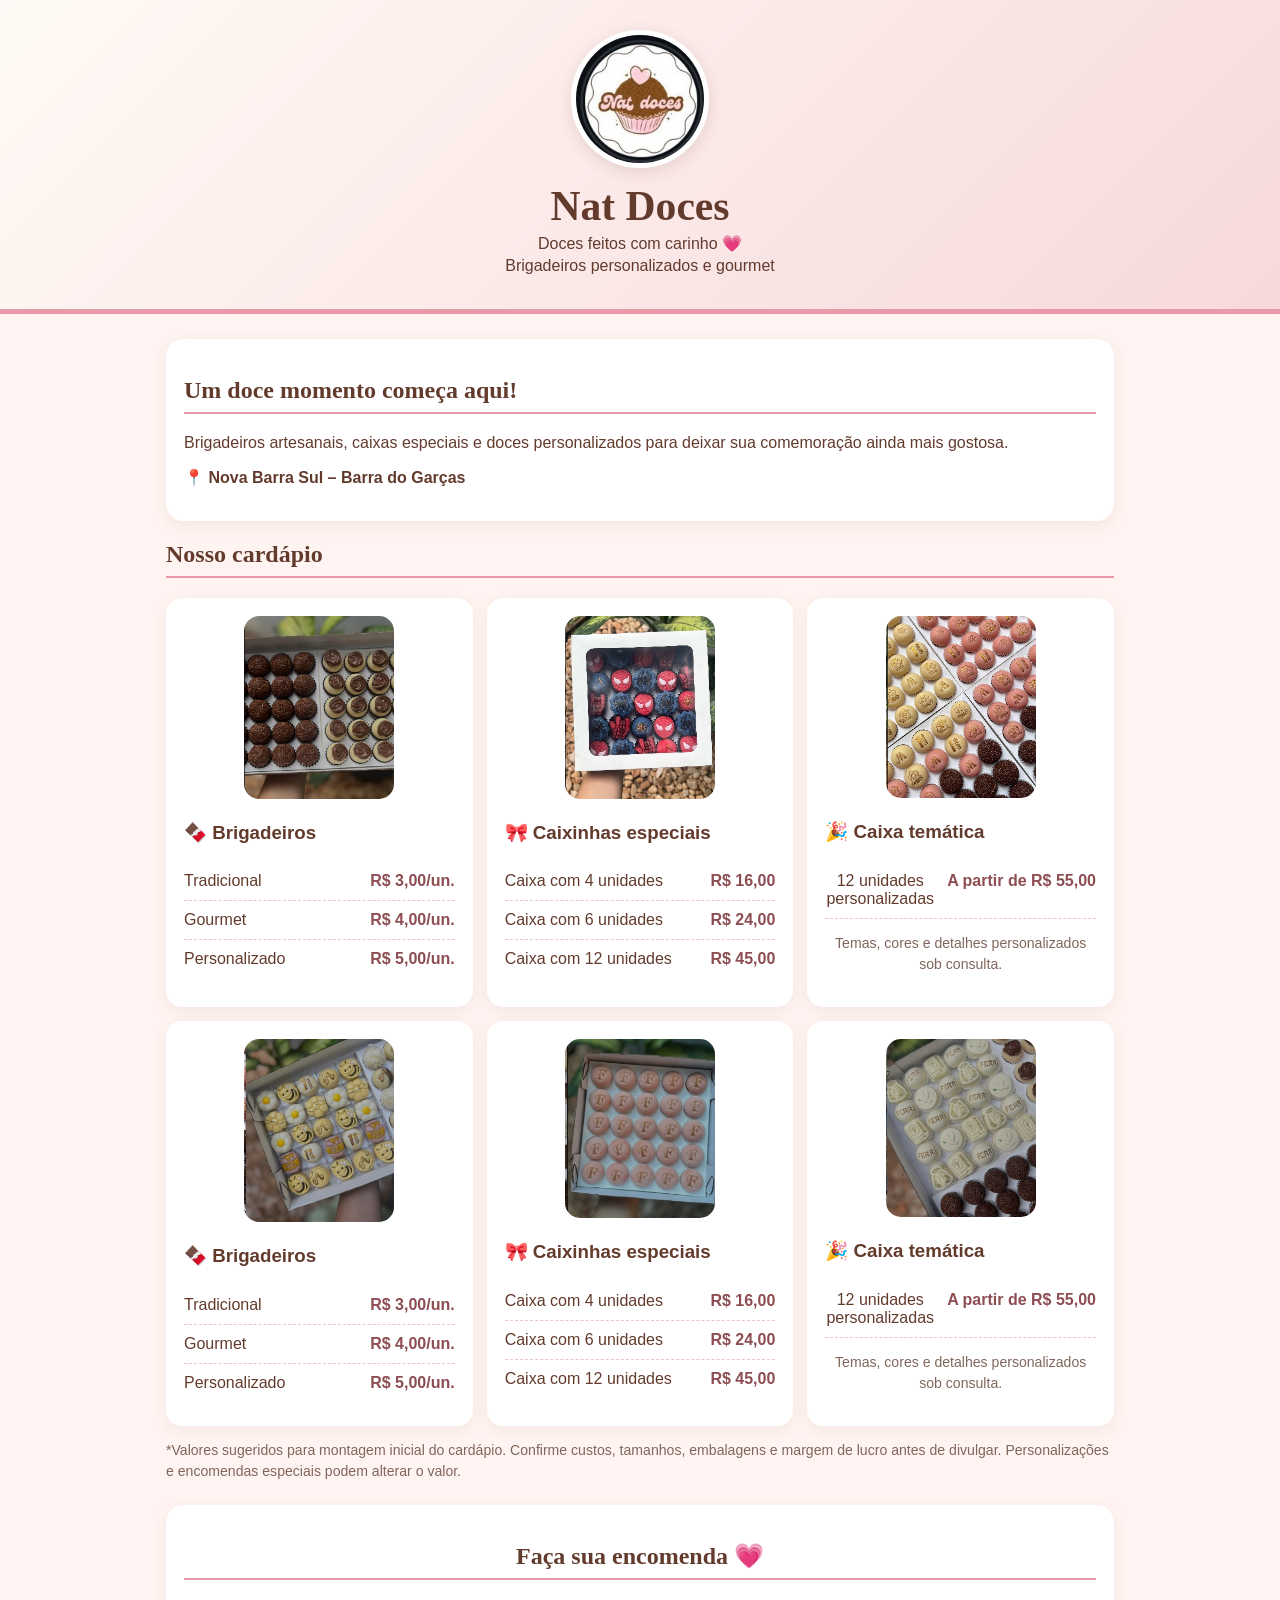
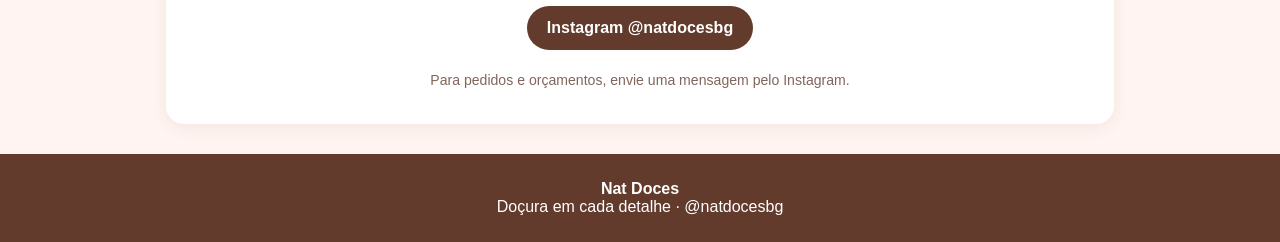
<file: index.html>
<!DOCTYPE html>
<html lang="pt-BR">
<head>
<meta charset="UTF-8"><meta name="viewport" content="width=device-width, initial-scale=1">
<link rel="stylesheet" href="style.css">
<title>Nat Doces | Cardápio</title>
</head>
<body>
<header>
<img class="logo" src="logo-nat-doces.jpg" alt="Logo Nat Doces">
<h1>Nat Doces</h1><p>Doces feitos com carinho 💗</p>
<p>Brigadeiros personalizados e gourmet</p>
</header>
<main>
<section class="intro"><h2>Um doce momento começa aqui!</h2>
<p>Brigadeiros artesanais, caixas especiais e doces personalizados para deixar sua comemoração ainda mais gostosa.</p>
<p><strong>📍 Nova Barra Sul – Barra do Garças</strong></p></section>

<h2>Nosso cardápio</h2>
<div class="products">
<section class="card">
<img src="doces-a-1.jpg" alt="" width="150px" class="image"><h3>🍫 Brigadeiros</h3>
<div class="item"><span>Tradicional</span><span class="price">R$ 3,00/un.</span></div>
<div class="item"><span>Gourmet</span><span class="price">R$ 4,00/un.</span></div>
<div class="item"><span>Personalizado</span><span class="price">R$ 5,00/un.</span></div>
</section>
<section class="card">
<img src="doces-a-2.jpg" alt="" width="150px" class="image">    
<h3>🎀 Caixinhas especiais</h3>
<div class="item"><span>Caixa com 4 unidades</span><span class="price">R$ 16,00</span></div>
<div class="item"><span>Caixa com 6 unidades</span><span class="price">R$ 24,00</span></div>
<div class="item"><span>Caixa com 12 unidades</span><span class="price">R$ 45,00</span></div>
</section>
<section class="card">
<img src="doces-a-3.jpg" alt="" width="150px" class="image">   
<h3>🎉 Caixa temática</h3>
<div class="item"><span>12 unidades personalizadas</span><span class="price">A partir de R$ 55,00</span></div>
<p class="note">Temas, cores e detalhes personalizados sob consulta.</p>
</section>
<section class="card">
<img src="doces-a-4.jpg" alt="" width="150px" class="image"><h3>🍫 Brigadeiros</h3>
<div class="item"><span>Tradicional</span><span class="price">R$ 3,00/un.</span></div>
<div class="item"><span>Gourmet</span><span class="price">R$ 4,00/un.</span></div>
<div class="item"><span>Personalizado</span><span class="price">R$ 5,00/un.</span></div>
</section>
<section class="card">
<img src="doces-c-4.jpg" alt="" width="150px" class="image">    
<h3>🎀 Caixinhas especiais</h3>
<div class="item"><span>Caixa com 4 unidades</span><span class="price">R$ 16,00</span></div>
<div class="item"><span>Caixa com 6 unidades</span><span class="price">R$ 24,00</span></div>
<div class="item"><span>Caixa com 12 unidades</span><span class="price">R$ 45,00</span></div>
</section>
<section class="card">
<img src="doces-c-3.jpg" alt="" width="150px" class="image">   
<h3>🎉 Caixa temática</h3>
<div class="item"><span>12 unidades personalizadas</span><span class="price">A partir de R$ 55,00</span></div>
<p class="note">Temas, cores e detalhes personalizados sob consulta.</p>
</section>
</div>
<p class="note">*Valores sugeridos para montagem inicial do cardápio. Confirme custos, tamanhos, embalagens e margem de lucro antes de divulgar. Personalizações e encomendas especiais podem alterar o valor.</p>
<section class="intro" style="text-align:center;margin-top:22px">
<h2>Faça sua encomenda 💗</h2>
<a class="cta" href="https://www.instagram.com/natdocesbg/" target="_blank" rel="noopener">Instagram @natdocesbg</a>
<p class="note">Para pedidos e orçamentos, envie uma mensagem pelo Instagram.</p>
</section></main>
<footer><strong>Nat Doces</strong><br>Doçura em cada detalhe · @natdocesbg</footer>
</body></html>
</file>
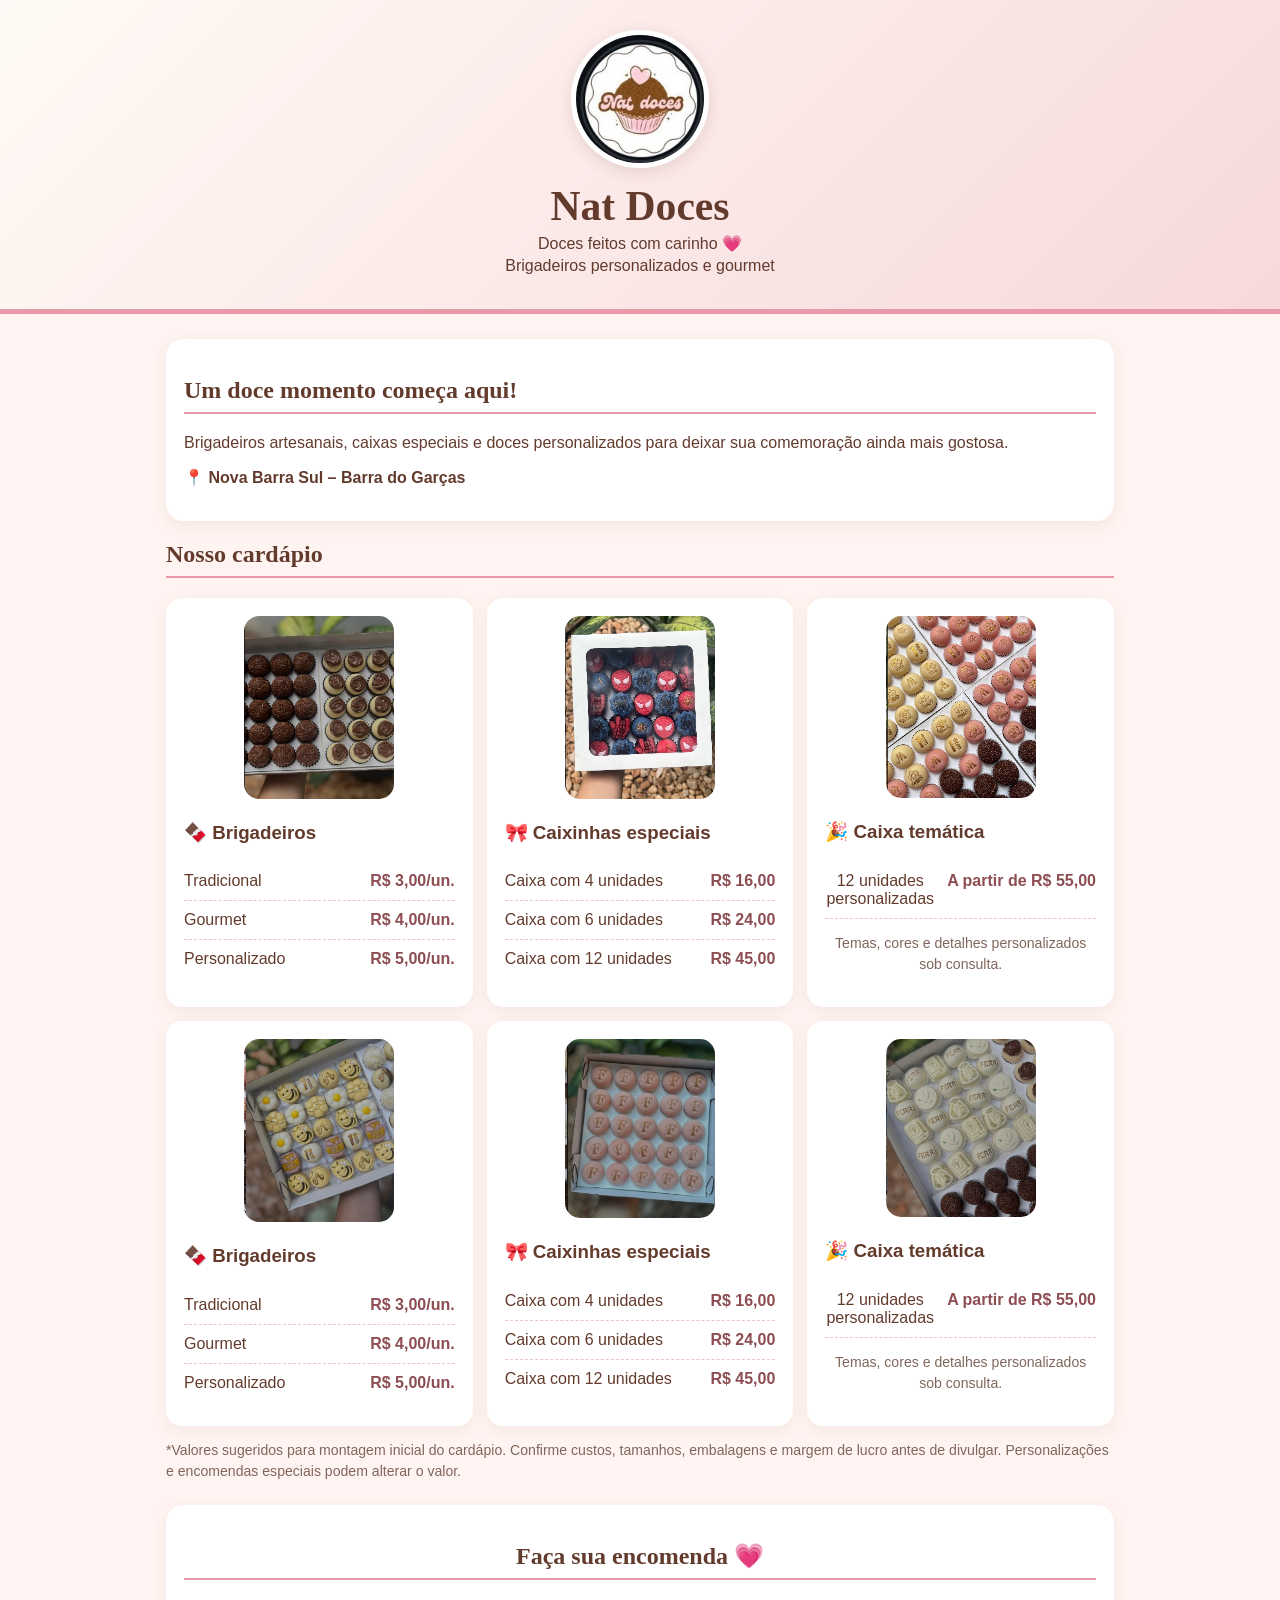
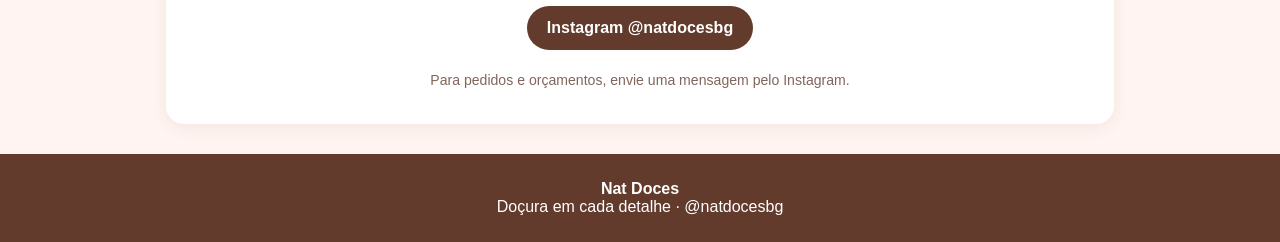
<file: index(1).html>
<!DOCTYPE html>
<html lang="pt-BR">
<head>
<meta charset="UTF-8"><meta name="viewport" content="width=device-width, initial-scale=1">
<link rel="stylesheet" href="style.css">
<title>Nat Doces | Cardápio</title>
</head>
<body>
<header>
<img class="logo" src="logo-nat-doces.jpg" alt="Logo Nat Doces">
<h1>Nat Doces</h1><p>Doces feitos com carinho 💗</p>
<p>Brigadeiros personalizados e gourmet</p>
</header>
<main>
<section class="intro"><h2>Um doce momento começa aqui!</h2>
<p>Brigadeiros artesanais, caixas especiais e doces personalizados para deixar sua comemoração ainda mais gostosa.</p>
<p><strong>📍 Nova Barra Sul – Barra do Garças</strong></p></section>

<h2>Nosso cardápio</h2>
<div class="products">
<section class="card">
<img src="doces-a-1.jpg" alt="" width="150px" class="image"><h3>🍫 Brigadeiros</h3>
<div class="item"><span>Tradicional</span><span class="price">R$ 3,00/un.</span></div>
<div class="item"><span>Gourmet</span><span class="price">R$ 4,00/un.</span></div>
<div class="item"><span>Personalizado</span><span class="price">R$ 5,00/un.</span></div>
</section>
<section class="card">
<img src="doces-a-2.jpg" alt="" width="150px" class="image">    
<h3>🎀 Caixinhas especiais</h3>
<div class="item"><span>Caixa com 4 unidades</span><span class="price">R$ 16,00</span></div>
<div class="item"><span>Caixa com 6 unidades</span><span class="price">R$ 24,00</span></div>
<div class="item"><span>Caixa com 12 unidades</span><span class="price">R$ 45,00</span></div>
</section>
<section class="card">
<img src="doces-a-3.jpg" alt="" width="150px" class="image">   
<h3>🎉 Caixa temática</h3>
<div class="item"><span>12 unidades personalizadas</span><span class="price">A partir de R$ 55,00</span></div>
<p class="note">Temas, cores e detalhes personalizados sob consulta.</p>
</section>
<section class="card">
<img src="doces-a-4.jpg" alt="" width="150px" class="image"><h3>🍫 Brigadeiros</h3>
<div class="item"><span>Tradicional</span><span class="price">R$ 3,00/un.</span></div>
<div class="item"><span>Gourmet</span><span class="price">R$ 4,00/un.</span></div>
<div class="item"><span>Personalizado</span><span class="price">R$ 5,00/un.</span></div>
</section>
<section class="card">
<img src="doces-c-4.jpg" alt="" width="150px" class="image">    
<h3>🎀 Caixinhas especiais</h3>
<div class="item"><span>Caixa com 4 unidades</span><span class="price">R$ 16,00</span></div>
<div class="item"><span>Caixa com 6 unidades</span><span class="price">R$ 24,00</span></div>
<div class="item"><span>Caixa com 12 unidades</span><span class="price">R$ 45,00</span></div>
</section>
<section class="card">
<img src="doces-c-3.jpg" alt="" width="150px" class="image">   
<h3>🎉 Caixa temática</h3>
<div class="item"><span>12 unidades personalizadas</span><span class="price">A partir de R$ 55,00</span></div>
<p class="note">Temas, cores e detalhes personalizados sob consulta.</p>
</section>
</div>
<p class="note">*Valores sugeridos para montagem inicial do cardápio. Confirme custos, tamanhos, embalagens e margem de lucro antes de divulgar. Personalizações e encomendas especiais podem alterar o valor.</p>
<section class="intro" style="text-align:center;margin-top:22px">
<h2>Faça sua encomenda 💗</h2>
<a class="cta" href="https://www.instagram.com/natdocesbg/" target="_blank" rel="noopener">Instagram @natdocesbg</a>
<p class="note">Para pedidos e orçamentos, envie uma mensagem pelo Instagram.</p>
</section></main>
<footer><strong>Nat Doces</strong><br>Doçura em cada detalhe · @natdocesbg</footer>
</body></html>
</file>
<file: style.css>
:root {
    --pink: #e99aa9;
    --pale: #fff4f1;
    --brown: #633b2d;
    --cream: #fffaf5;
    --gold: #c49a54
}

* {
    box-sizing: border-box
}

body {
    margin: 0;
    background: var(--pale);
    color: var(--brown);
    font-family: Arial, sans-serif
}

header {
    background: linear-gradient(135deg, #fffaf5, #f7d9dc);
    padding: 30px 18px;
    text-align: center;
    border-bottom: 5px solid var(--pink)
}

.logo {
    width: 138px;
    height: 138px;
    object-fit: cover;
    border-radius: 50%;
    border: 5px solid white;
    box-shadow: 0 4px 16px #633b2d25
}

h1 {
    font-family: Georgia, serif;
    font-size: 2.6rem;
    margin: 10px 0 4px
}

header p {
    margin: 4px
}

main {
    max-width: 980px;
    margin: 25px auto;
    padding: 0 16px
}

h2 {
    font-family: Georgia, serif;
    color: var(--brown);
    border-bottom: 2px solid var(--pink);
    padding-bottom: 8px
}

.intro {
    background: white;
    border-radius: 18px;
    padding: 18px;
    box-shadow: 0 4px 16px #633b2d12
}

.image{
    align-items: center;
    border-radius: 15px;
}
.products {
    display: grid;
    grid-template-columns: repeat(auto-fit, minmax(230px, 1fr));
    gap: 14px
}

.card {
    background: white;
    border-radius: 16px;
    padding: 18px;
    box-shadow: 0 4px 16px #633b2d12;
    text-align: center;

}
.card h3{
    text-align: left;
}


.item {
    display: flex;
    justify-content: space-between;
    gap: 12px;
    border-bottom: 1px dashed #e8c6c4;
    padding: 10px 0
}

.item:last-child {
    border: 0
}

.price {
    font-weight: bold;
    white-space: nowrap;
    color: #8d4d52
}

.note {
    font-size: .88rem;
    color: #80665c;
    line-height: 1.5
}

.cta {
    display: inline-block;
    background: var(--brown);
    color: white;
    padding: 13px 20px;
    border-radius: 30px;
    text-decoration: none;
    font-weight: bold;
    margin: 6px
}

footer {
    text-align: center;
    padding: 26px;
    background: #633b2d;
    color: white;
    margin-top: 30px
}

@media(max-width:480px) {
    h1 {
        font-size: 2.1rem
    }

    .gallery img {
        height: 190px
    }
}
</file>
